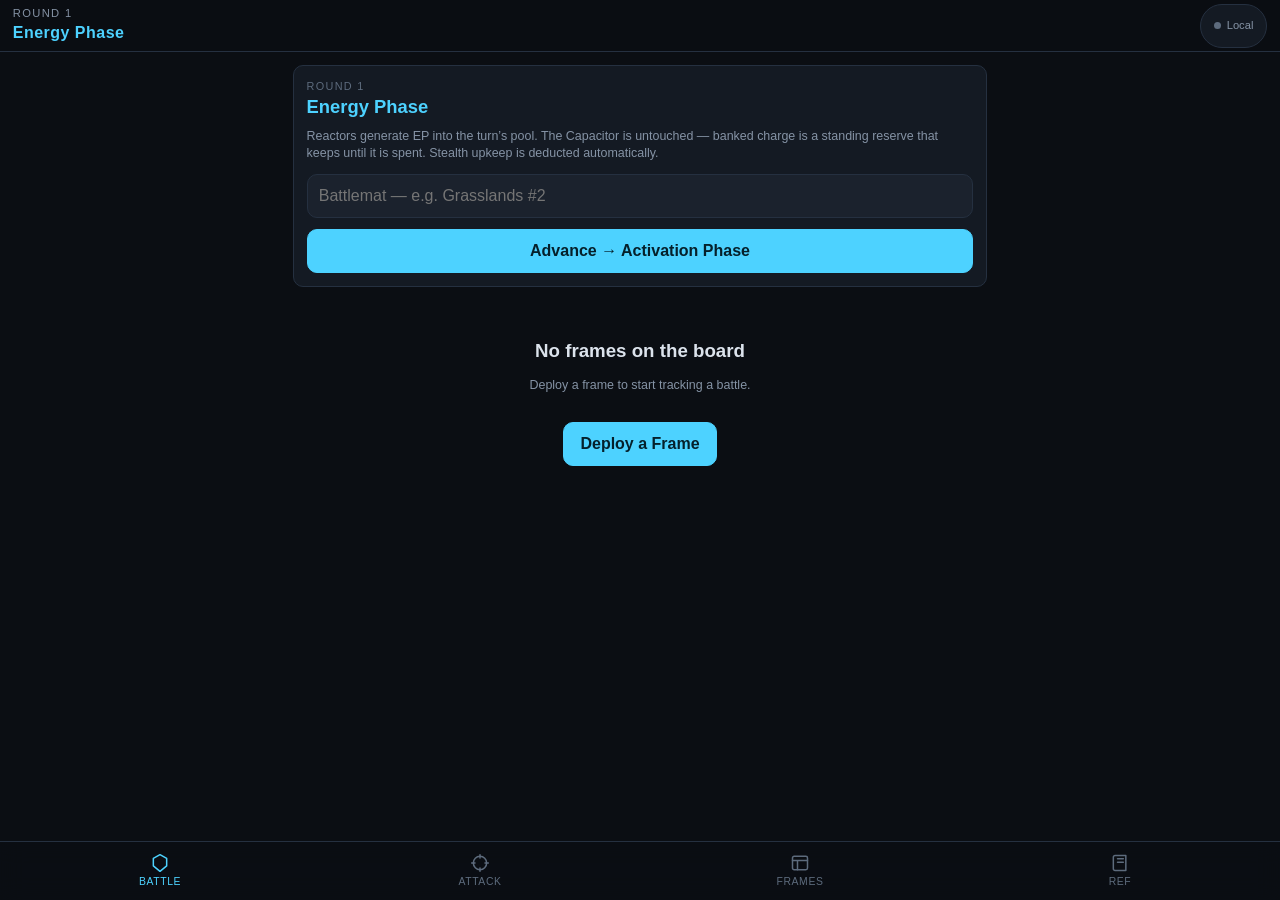
<file: docs/index.html>
<!doctype html>
<html lang="en">
<head>
<meta charset="utf-8">
<meta name="viewport" content="width=device-width, initial-scale=1, viewport-fit=cover, maximum-scale=1">
<meta name="theme-color" content="#0b0e13">
<meta name="description" content="Mobile battle tracker for Iron Protocol — energy, Armor DR, criticals and countermeasures.">
<meta name="mobile-web-app-capable" content="yes">
<meta name="apple-mobile-web-app-capable" content="yes">
<meta name="apple-mobile-web-app-status-bar-style" content="black-translucent">
<meta name="apple-mobile-web-app-title" content="Iron Protocol">
<link rel="manifest" href="manifest.webmanifest">
<link rel="icon" href="icons/icon.svg" type="image/svg+xml">
<link rel="apple-touch-icon" href="icons/icon-180.png">
<link rel="stylesheet" href="css/app.css">
<title>Iron Protocol — Battle Tracker</title>
</head>
<body>

<header class="appbar">
  <div>
    <div class="round" id="round-label">Round 1</div>
    <div class="phase" id="phase-label">Energy Phase</div>
  </div>
  <div class="spacer"></div>
  <button class="sync-pill" id="sync-pill" type="button">
    <span class="dot"></span><span id="sync-text">Local</span>
  </button>
</header>

<main id="view"></main>

<nav class="tabbar" id="tabbar">
  <button type="button" data-tab="battle" aria-selected="true">
    <svg viewBox="0 0 24 24" fill="none" stroke="currentColor" stroke-width="1.8" stroke-linecap="round" stroke-linejoin="round"><path d="M12 2l8 4.5v9L12 22l-8-6.5v-9L12 2z"/></svg>
    Battle
  </button>
  <button type="button" data-tab="attack" aria-selected="false">
    <svg viewBox="0 0 24 24" fill="none" stroke="currentColor" stroke-width="1.8" stroke-linecap="round" stroke-linejoin="round"><circle cx="12" cy="12" r="8"/><path d="M12 2v4M12 18v4M2 12h4M18 12h4"/></svg>
    Attack
  </button>
  <button type="button" data-tab="frames" aria-selected="false">
    <svg viewBox="0 0 24 24" fill="none" stroke="currentColor" stroke-width="1.8" stroke-linecap="round" stroke-linejoin="round"><rect x="3" y="4" width="18" height="16" rx="2"/><path d="M3 9h18M9 9v11"/></svg>
    Frames
  </button>
  <button type="button" data-tab="reference" aria-selected="false">
    <svg viewBox="0 0 24 24" fill="none" stroke="currentColor" stroke-width="1.8" stroke-linecap="round" stroke-linejoin="round"><path d="M4 5a2 2 0 012-2h13v18H6a2 2 0 01-2-2z"/><path d="M9 7h7M9 11h7"/></svg>
    Ref
  </button>
</nav>

<div id="modal-root"></div>

<script type="module" src="js/app.js"></script>
</body>
</html>
</file>
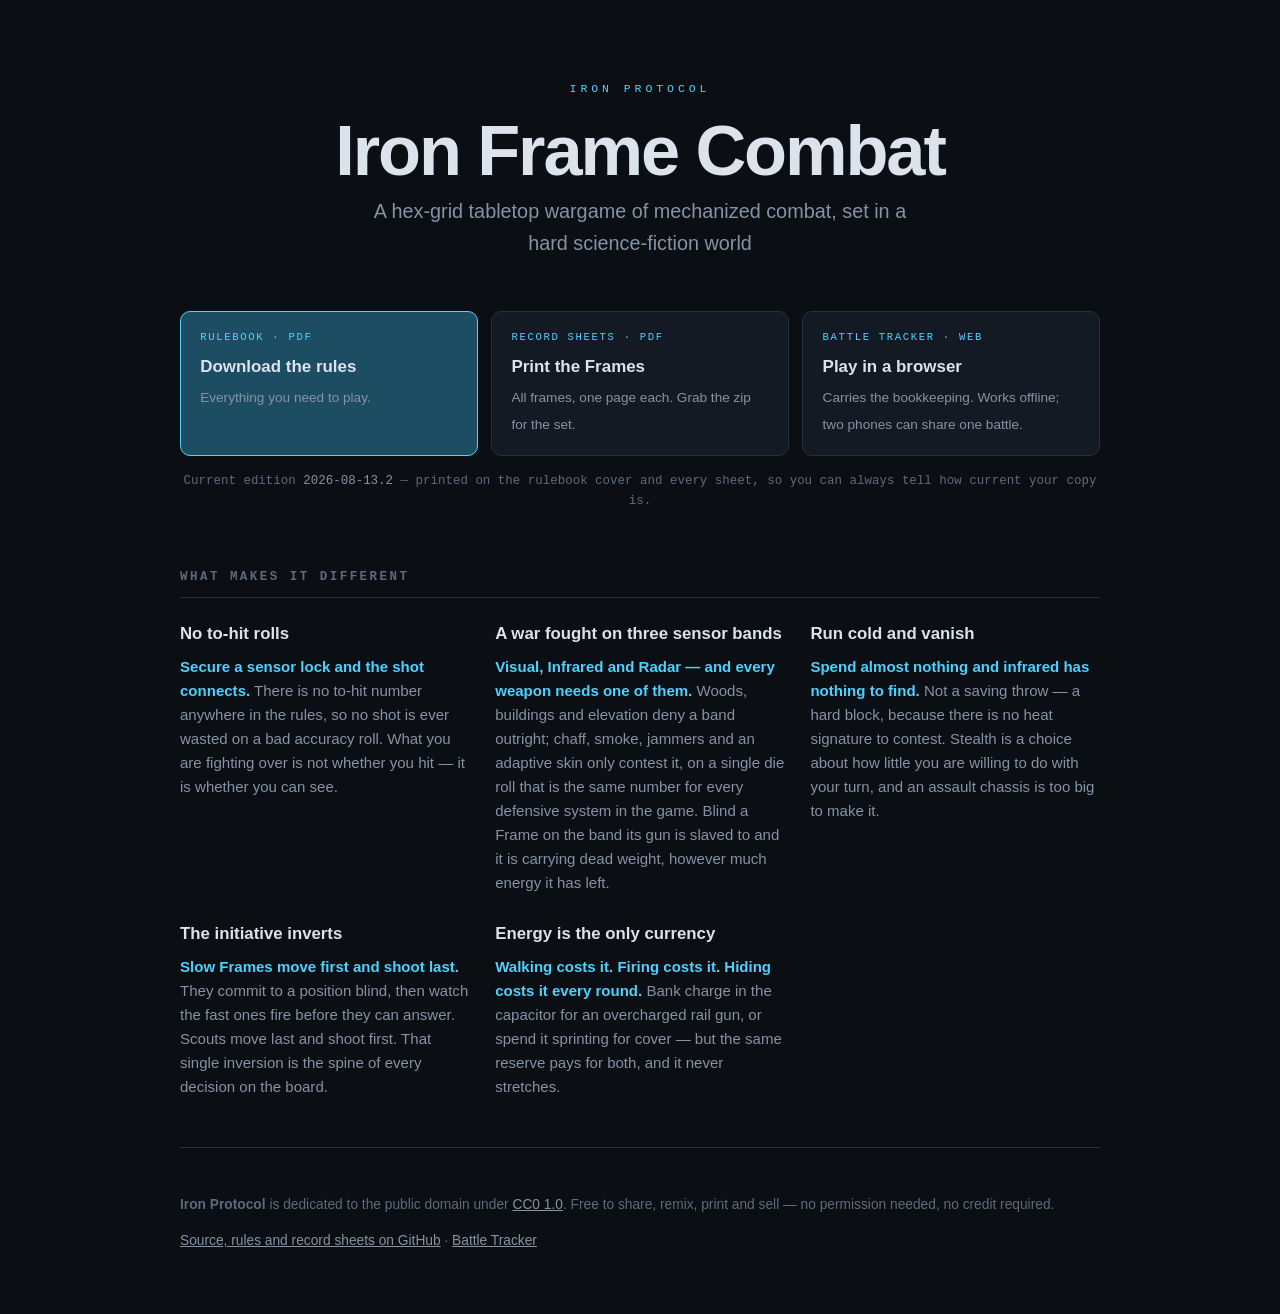
<file: www/index.html>
<!doctype html>
<html lang="en">

<head>
  <meta charset="utf-8">
  <meta name="viewport" content="width=device-width, initial-scale=1">
  <title>Iron Protocol — A Tactical Game of Iron Frame Combat</title>
  <meta name="description"
    content="A hex-grid tabletop wargame of heavy mechanical combat. No to-hit rolls: secure a sensor lock and the shot connects. Free rulebook and record sheets.">
  <link rel="icon" href="images/logo.jpg">

  <meta property="og:title" content="Iron Protocol">
  <meta property="og:description"
    content="A hex-grid tabletop wargame of heavy mechanical combat. Free rulebook, record sheets and a browser battle tracker.">
  <meta property="og:image" content="https://ironproto.app/images/iron_protocol.jpg">
  <meta property="og:url" content="https://ironproto.app">
  <meta property="og:type" content="website">
  <meta name="twitter:card" content="summary_large_image">

  <style>
    /* Same tokens as the Battle Tracker, so the site and the app are one thing. */
    :root {
      --bg: #0b0e13;
      --surface: #141a23;
      --surface-2: #1b222d;
      --border: #253040;
      --text: #dce3ec;
      --muted: #8593a5;
      --dim: #5d6b7d;
      --accent: #4dd2ff;
      --accent-dim: #1d4d63;
      --warn: #ffb347;
      --ok: #57d38c;
      --mono: ui-monospace, SFMono-Regular, Menlo, Consolas, monospace;
      --sans: -apple-system, BlinkMacSystemFont, "Segoe UI", Roboto, sans-serif;
    }

    * {
      box-sizing: border-box;
    }

    body {
      margin: 0;
      background: var(--bg);
      color: var(--text);
      font-family: var(--sans);
      font-size: 17px;
      line-height: 1.6;
      -webkit-font-smoothing: antialiased;
    }

    .wrap {
      max-width: 60rem;
      margin: 0 auto;
      padding: 0 1.25rem;
    }

    /* ---- hero ---- */
    header {
      padding: 5rem 0 1rem;
      text-align: center;
    }

    .eyebrow {
      font-family: var(--mono);
      font-size: .72rem;
      letter-spacing: .34em;
      text-transform: uppercase;
      color: var(--accent);
      margin: 0 0 1.1rem;
    }

    h1 {
      font-size: clamp(2.6rem, 9vw, 4.4rem);
      line-height: 1;
      margin: 0 0 .6rem;
      font-weight: 800;
      letter-spacing: -.03em;
    }

    .tagline {
      font-size: clamp(1.02rem, 2.6vw, 1.24rem);
      color: var(--muted);
      margin: 0 auto;
      max-width: 36rem;
    }

    /* ---- downloads ---- */
    .downloads {
      display: grid;
      gap: .85rem;
      margin: 2.2rem 0 1rem;
      grid-template-columns: repeat(auto-fit, minmax(15rem, 1fr));
    }

    .dl {
      display: block;
      text-decoration: none;
      color: inherit;
      background: var(--surface);
      border: 1px solid var(--border);
      border-radius: 10px;
      padding: 1.1rem 1.2rem;
      transition: border-color .15s, transform .15s;
    }

    .dl:hover,
    .dl:focus-visible {
      border-color: var(--accent);
      transform: translateY(-2px);
    }

    .dl:focus-visible {
      outline: 2px solid var(--accent);
      outline-offset: 2px;
    }

    .dl.primary {
      background: var(--accent-dim);
      border-color: var(--accent);
    }

    .dl .k {
      font-family: var(--mono);
      font-size: .66rem;
      letter-spacing: .16em;
      text-transform: uppercase;
      color: var(--accent);
      display: block;
      margin-bottom: .4rem;
    }

    .dl .t {
      font-size: 1.06rem;
      font-weight: 650;
      display: block;
      margin-bottom: .2rem;
    }

    .dl .s {
      font-size: .85rem;
      color: var(--muted);
    }

    .edition {
      font-family: var(--mono);
      font-size: .78rem;
      color: var(--dim);
      text-align: center;
      margin: 0 0 3.5rem;
    }

    .edition b {
      color: var(--muted);
      font-weight: 500;
    }

    /* ---- features ---- */
    section {
      padding: 0 0 3rem;
    }

    h2 {
      font-size: .78rem;
      font-family: var(--mono);
      letter-spacing: .2em;
      text-transform: uppercase;
      color: var(--dim);
      margin: 0 0 1.4rem;
      padding-bottom: .6rem;
      border-bottom: 1px solid var(--border);
    }

    .features {
      display: grid;
      gap: 1.6rem;
      grid-template-columns: repeat(auto-fit, minmax(17rem, 1fr));
    }

    .feature h3 {
      font-size: 1.05rem;
      margin: 0 0 .45rem;
      font-weight: 650;
    }

    .feature p {
      margin: 0;
      color: var(--muted);
      font-size: .94rem;
    }

    .feature .lede {
      color: var(--accent);
      font-weight: 600;
    }

    footer {
      border-top: 1px solid var(--border);
      padding: 2rem 0 3rem;
      font-size: .86rem;
      color: var(--dim);
    }

    footer a {
      color: var(--muted);
    }

    a {
      color: var(--accent);
    }

    @media (max-width: 34rem) {
      header {
        padding: 3rem 0 .5rem;
      }

      body {
        font-size: 16px;
      }
    }
  </style>
</head>

<body>

  <div class="wrap">

    <header>
      <p class="eyebrow">Iron Protocol</p>
      <h1>Iron Frame Combat</h1>
      <p class="tagline">A hex-grid tabletop wargame of mechanized combat, set in a hard science-fiction world</p>
    </header>

    <div class="downloads">
      <a class="dl primary" href="https://github.com/magnentius/iron-protocol/releases/latest">
        <span class="k">Rulebook · PDF</span>
        <span class="t">Download the rules</span>
        <span class="s">Everything you need to play.</span>
      </a>
      <a class="dl" href="https://github.com/magnentius/iron-protocol/releases/latest">
        <span class="k">Record sheets · PDF</span>
        <span class="t">Print the Frames</span>
        <span class="s">All frames, one page each. Grab the zip for the set.</span>
      </a>
      <a class="dl" href="https://play.ironproto.app">
        <span class="k">Battle Tracker · Web</span>
        <span class="t">Play in a browser</span>
        <span class="s">Carries the bookkeeping. Works offline; two phones can share one battle.</span>
      </a>
    </div>

    <p class="edition">
      <!-- Stamped from the latest git tag by the Deploy tracker workflow. The value
         committed here is a placeholder and is not maintained by hand. -->
      Current edition <b id="edition">2026-08-13.2</b> — printed on the rulebook cover and every sheet, so you can
      always tell how current your copy is.
    </p>

    <section>
      <h2>What makes it different</h2>
      <div class="features">
        <div class="feature">
          <h3>No to-hit rolls</h3>
          <p><span class="lede">Secure a sensor lock and the shot connects.</span> There is no to-hit number anywhere in
            the rules, so no shot is ever wasted on a bad accuracy roll. What you are fighting over is not whether you
            hit — it is whether you can see.</p>
        </div>
        <div class="feature">
          <h3>A war fought on three sensor bands</h3>
          <p><span class="lede">Visual, Infrared and Radar — and every weapon needs one of them.</span> Woods, buildings
            and elevation deny a band outright; chaff, smoke, jammers and an adaptive skin only contest it, on a single
            die roll that is the same number for every defensive system in the game. Blind a Frame on the band its gun
            is slaved to and it is carrying dead weight, however much energy it has left.</p>
        </div>
        <div class="feature">
          <h3>Run cold and vanish</h3>
          <p><span class="lede">Spend almost nothing and infrared has nothing to find.</span> Not a saving throw — a
            hard block, because there is no heat signature to contest. Stealth is a choice about how little you are
            willing to do with your turn, and an assault chassis is too big to make it.</p>
        </div>
        <div class="feature">
          <h3>The initiative inverts</h3>
          <p><span class="lede">Slow Frames move first and shoot last.</span> They commit to a position blind, then
            watch the fast ones fire before they can answer. Scouts move last and shoot first. That single inversion is
            the spine of every decision on the board.</p>
        </div>
        <div class="feature">
          <h3>Energy is the only currency</h3>
          <p><span class="lede">Walking costs it. Firing costs it. Hiding costs it every round.</span> Bank charge in
            the capacitor for an overcharged rail gun, or spend it sprinting for cover — but the same reserve pays for
            both, and it never stretches.</p>
        </div>
      </div>
    </section>

    <footer>
      <p>
        <strong>Iron Protocol</strong> is dedicated to the public domain under
        <a href="https://creativecommons.org/publicdomain/zero/1.0/">CC0 1.0</a>.
        Free to share, remix, print and sell — no permission needed, no credit required.
      </p>
      <p>
        <a href="https://github.com/magnentius/iron-protocol">Source, rules and record sheets on GitHub</a> ·
        <a href="https://play.ironproto.app">Battle Tracker</a>
      </p>
    </footer>

  </div>
</body>

</html>
</file>
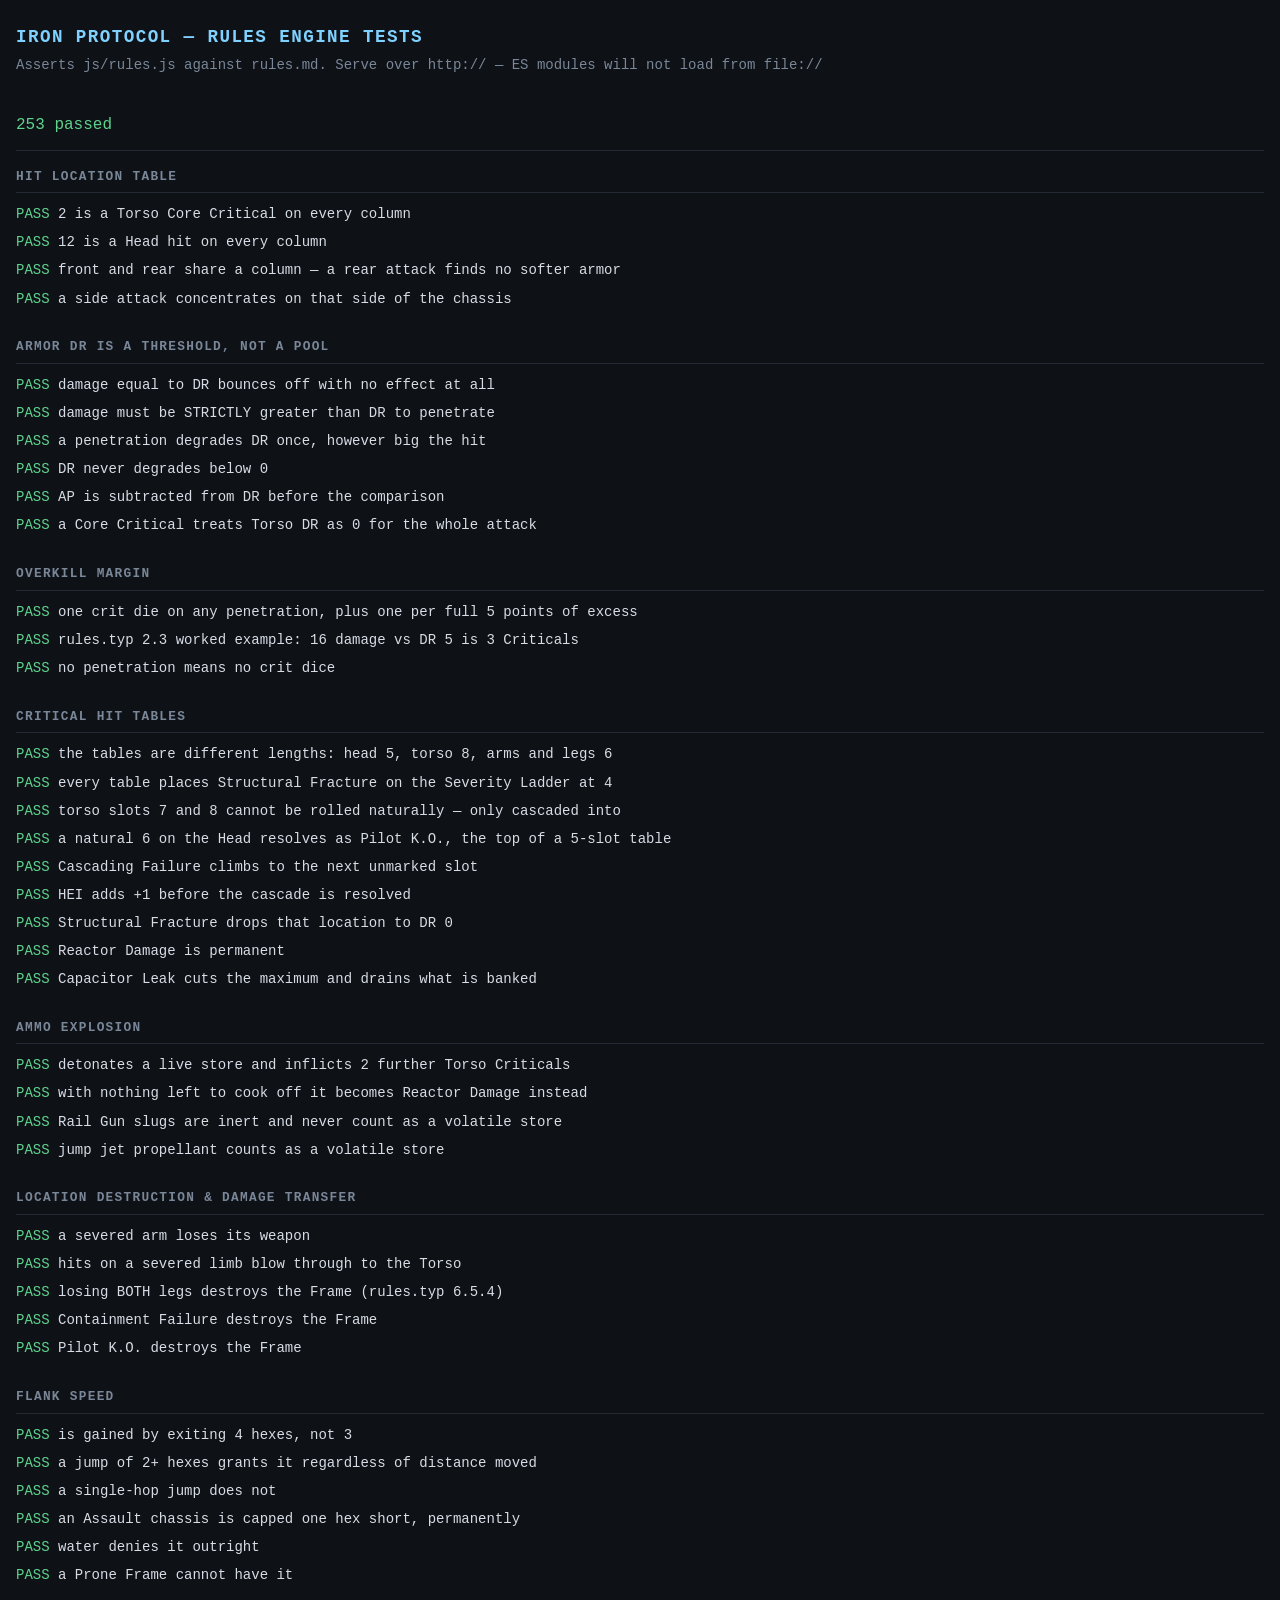
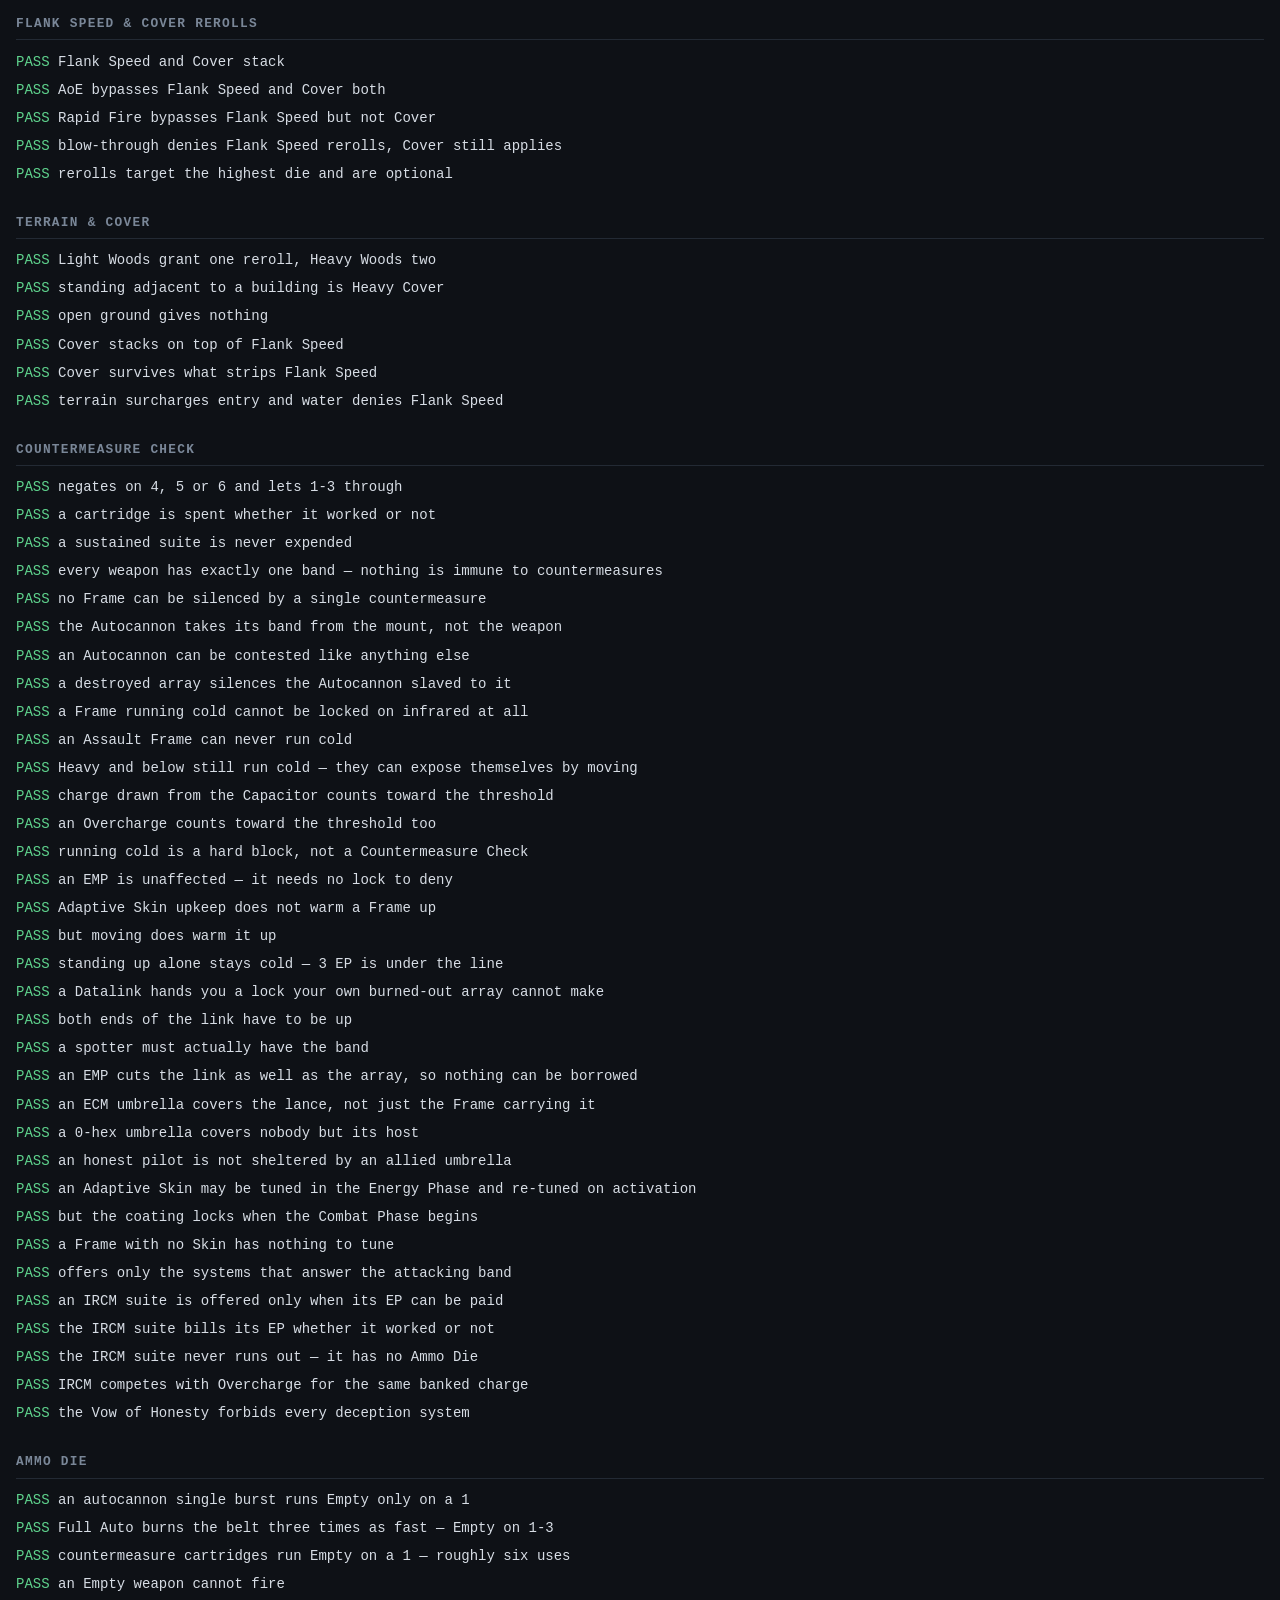
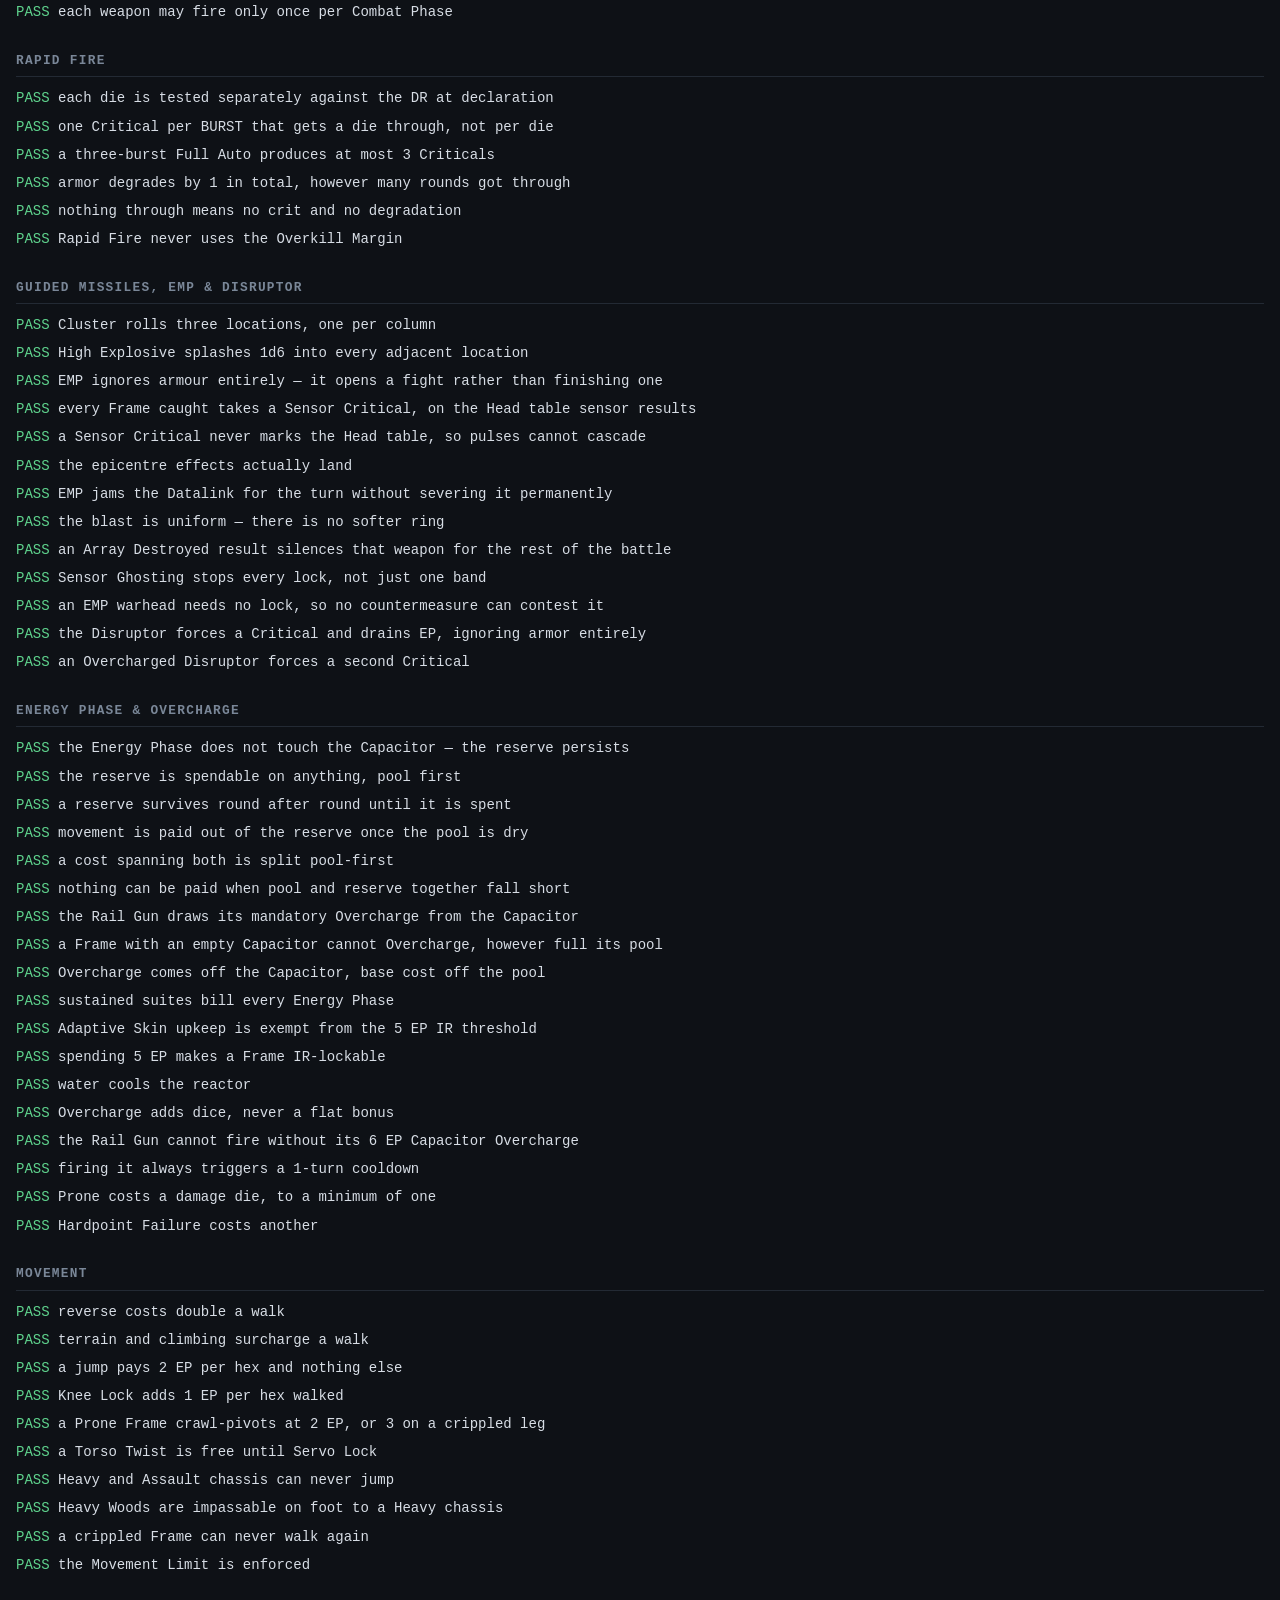
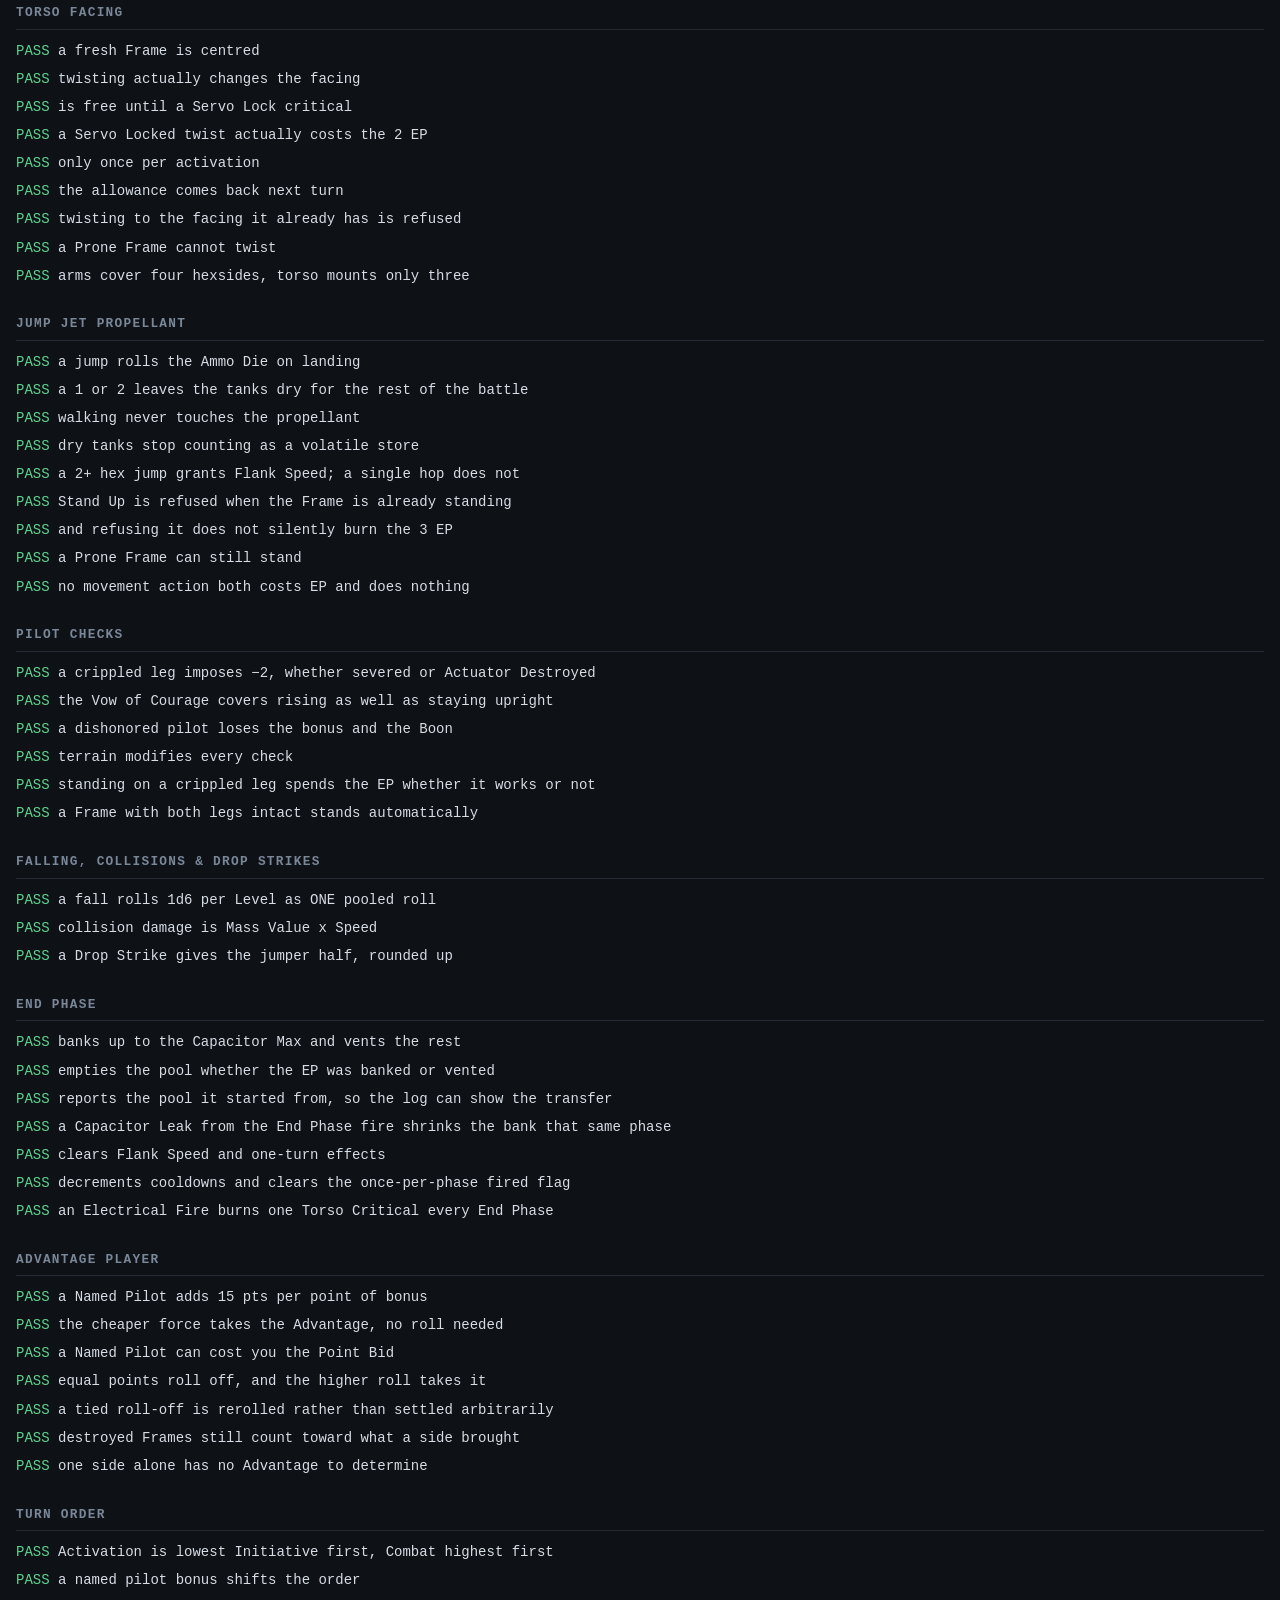
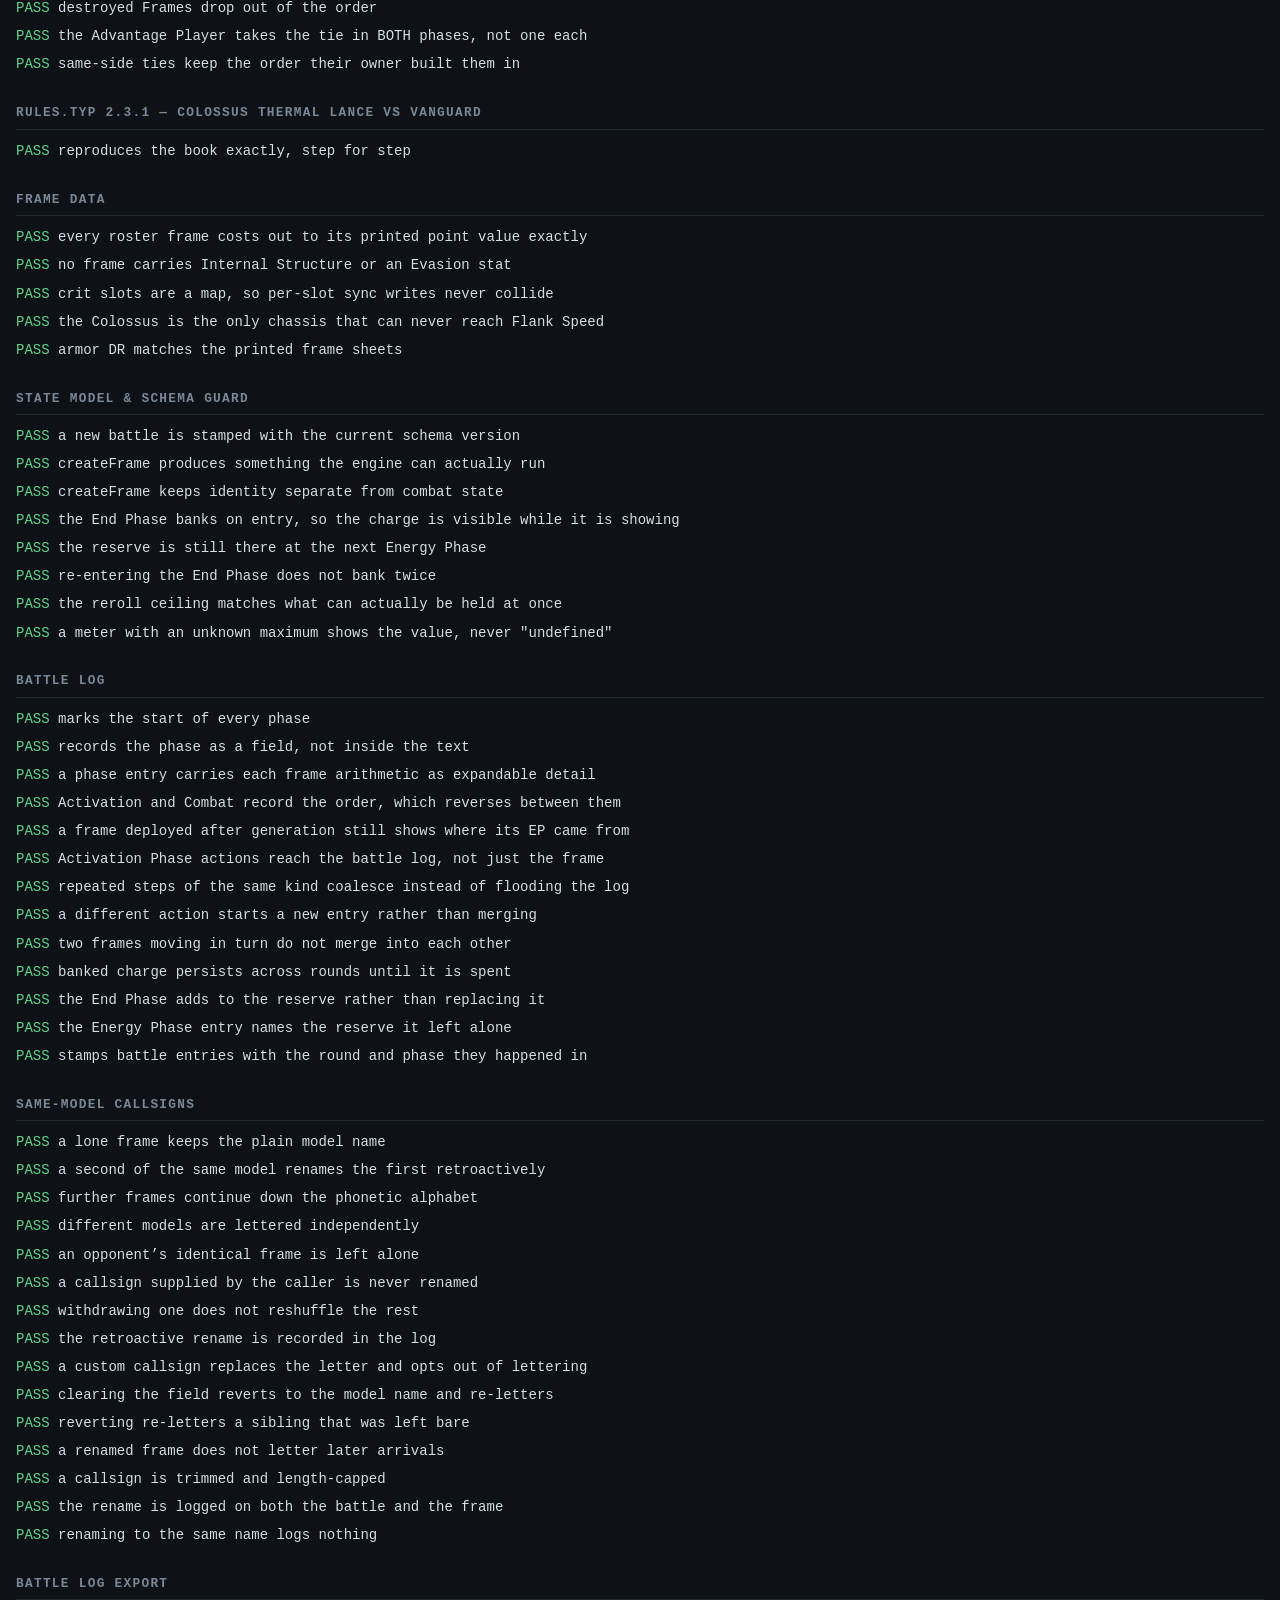
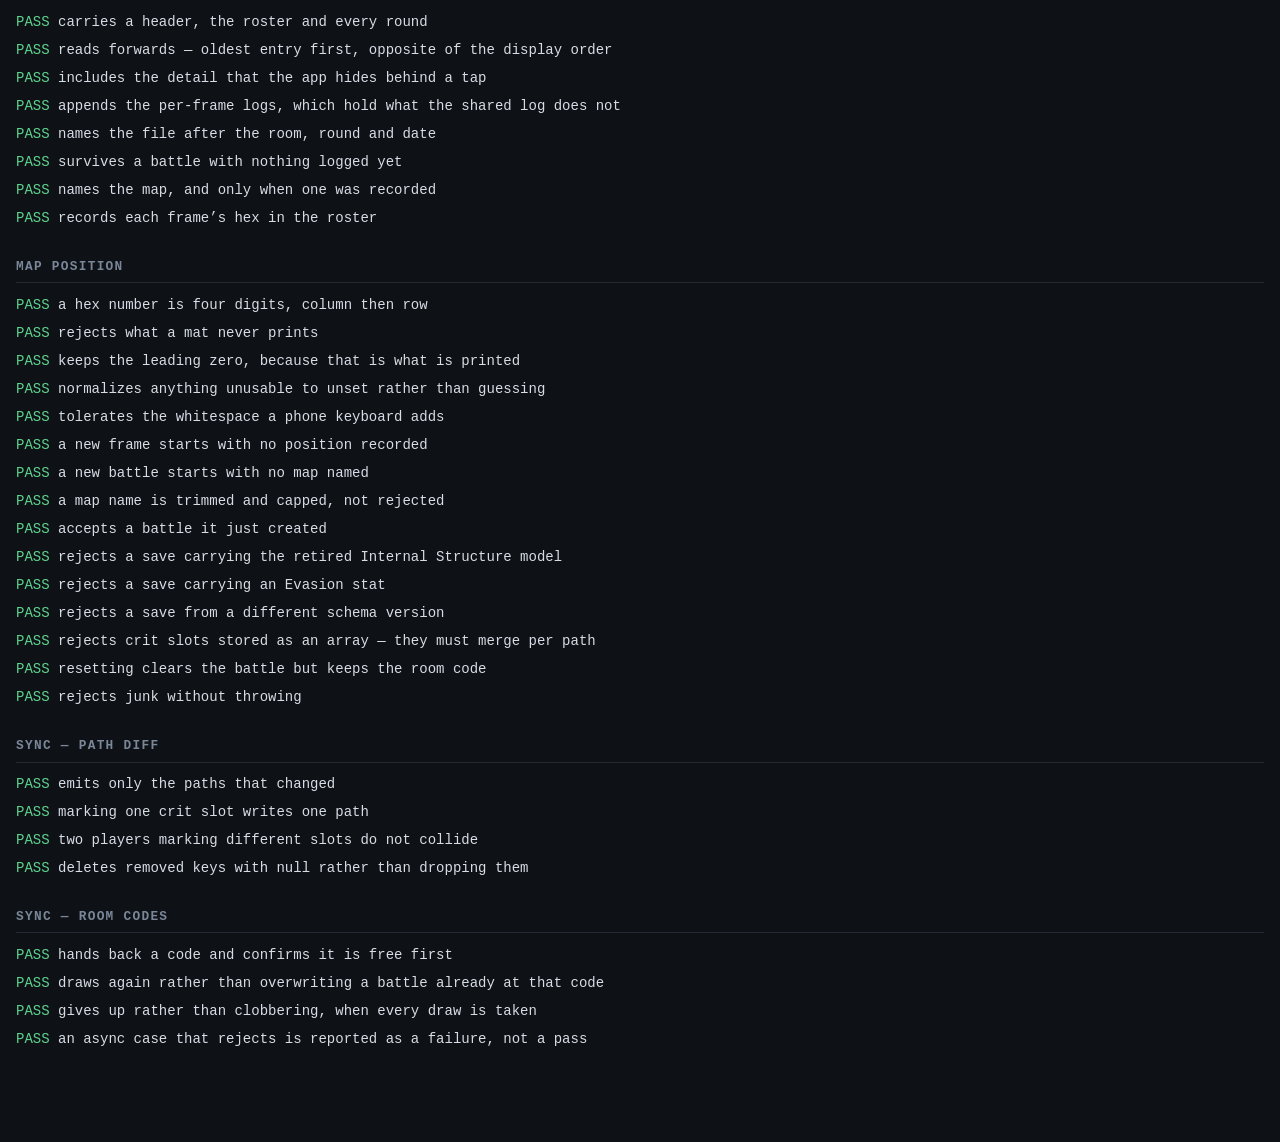
<file: docs/tests.html>
<!doctype html>
<html lang="en">
<head>
<meta charset="utf-8">
<meta name="viewport" content="width=device-width, initial-scale=1">
<title>Iron Protocol — Rules Engine Tests</title>
<style>
  :root { color-scheme: dark; }
  body {
    background: #0e1116; color: #d7dde5; margin: 0; padding: 1.5rem 1rem 4rem;
    font: 14px/1.55 ui-monospace, SFMono-Regular, Menlo, Consolas, monospace;
  }
  h1 { font-size: 1.1rem; letter-spacing: .08em; text-transform: uppercase; color: #7fd1ff; margin: 0 0 .25rem; }
  .sub { color: #7a8798; margin-bottom: 1.5rem; }
  #summary { position: sticky; top: 0; background: #0e1116; padding: .75rem 0; border-bottom: 1px solid #232a34; margin-bottom: 1rem; font-size: 1rem; }
  .ok { color: #5fd38d; }
  .fail { color: #ff6b6b; }
  section { margin-bottom: 1.5rem; }
  h2 { font-size: .8rem; text-transform: uppercase; letter-spacing: .1em; color: #7a8798; border-bottom: 1px solid #232a34; padding-bottom: .35rem; margin: 0 0 .5rem; }
  .case { padding: .2rem 0 .2rem 1.4rem; text-indent: -1.4rem; }
  .case.fail { background: #2a1418; }
  .detail { color: #ff9d9d; padding-left: 1.4rem; white-space: pre-wrap; }
</style>
</head>
<body>
<h1>Iron Protocol — Rules Engine Tests</h1>
<div class="sub">Asserts <code>js/rules.js</code> against rules.md. Serve over http:// — ES modules will not load from file://</div>
<div id="summary">Running…</div>
<div id="out"></div>

<script type="module">
import { run } from './tests.js';
import { createHarness } from './test-harness.js';

const out = document.getElementById('out');
let section = null;

function row(name, state) {
  const el = document.createElement('div');
  el.className = state === 'fail' ? 'case fail' : 'case';
  el.innerHTML = state === 'fail'
    ? `<span class="fail">FAIL</span> ${name}`
    : `<span class="ok">PASS</span> ${name}`;
  section.appendChild(el);
}

const { api, drain } = createHarness({
  onSuite(name) {
    section = document.createElement('section');
    section.innerHTML = `<h2>${name}</h2>`;
    out.appendChild(section);
  },
  onPass(name) {
    row(name, 'pass');
  },
  onFail(name, err) {
    row(name, 'fail');
    const detail = document.createElement('div');
    detail.className = 'detail';
    detail.textContent = err.message;
    section.appendChild(detail);
  },
});

run(api);
const { passed, failures } = await drain();
const failed = failures.length;

const summary = document.getElementById('summary');
summary.innerHTML = failed === 0
  ? `<span class="ok">${passed} passed</span>`
  : `<span class="ok">${passed} passed</span> &nbsp; <span class="fail">${failed} failed</span>`;
document.title = `${failed ? `${failed} FAILED` : 'All passed'} — Iron Protocol Tests`;
</script>
</body>
</html>
</file>
<file: docs/css/app.css>
/* Iron Protocol — mobile battle tracker.
   Dark by default: this gets used on a table under low light, phone in one hand. */

:root {
  color-scheme: dark;

  --bg: #0b0e13;
  --surface: #141a23;
  --surface-2: #1b222d;
  --border: #253040;
  --text: #dce3ec;
  --muted: #8593a5;
  --dim: #5d6b7d;

  --accent: #4dd2ff;
  --accent-dim: #1d4d63;
  --danger: #ff5f56;
  --warn: #ffb347;
  --ok: #57d38c;
  --armor: #6ea8d8;

  --team-a: #4dd2ff;
  --team-b: #ffa64d;

  --radius: 10px;
  --tap: 44px;
  --header-h: 52px;
  --nav-h: 58px;
}

* { box-sizing: border-box; -webkit-tap-highlight-color: transparent; }

html, body {
  margin: 0;
  background: var(--bg);
  color: var(--text);
  font-family: -apple-system, BlinkMacSystemFont, "Segoe UI", Roboto, sans-serif;
  font-size: 16px;
  line-height: 1.4;
  overscroll-behavior-y: none;
}

body {
  padding-top: var(--header-h);
  padding-bottom: calc(var(--nav-h) + env(safe-area-inset-bottom));
  min-height: 100vh;
}

button, input, select { font: inherit; color: inherit; }
button { cursor: pointer; border: none; background: none; }
h1, h2, h3, h4 { margin: 0; font-weight: 600; }

.mono { font-family: ui-monospace, SFMono-Regular, Menlo, Consolas, monospace; }

/* --- App chrome ---------------------------------------------------------- */

.appbar {
  position: fixed; top: 0; left: 0; right: 0; height: var(--header-h);
  display: flex; align-items: center; gap: .6rem; padding: 0 .8rem;
  background: rgba(11, 14, 19, .92);
  backdrop-filter: blur(12px);
  border-bottom: 1px solid var(--border);
  z-index: 50;
}
.appbar .round {
  font-size: .7rem; letter-spacing: .12em; text-transform: uppercase; color: var(--muted);
}
.appbar .phase {
  font-size: 1rem; font-weight: 600; color: var(--accent);
  letter-spacing: .03em;
}
.appbar .spacer { flex: 1; }

.sync-pill {
  display: inline-flex; align-items: center; gap: .35rem;
  min-height: var(--tap); padding: 0 .8rem; border-radius: 999px;
  border: 1px solid var(--border); background: var(--surface);
  font-size: .7rem; color: var(--muted); white-space: nowrap;
}
.sync-pill .dot { width: 7px; height: 7px; border-radius: 50%; background: var(--dim); }
.sync-pill.live .dot { background: var(--ok); box-shadow: 0 0 6px var(--ok); }
.sync-pill.live { color: var(--text); }
.sync-pill.offline .dot { background: var(--warn); }

.tabbar {
  position: fixed; bottom: 0; left: 0; right: 0; z-index: 50;
  display: grid; grid-template-columns: repeat(4, 1fr);
  background: rgba(11, 14, 19, .95);
  backdrop-filter: blur(12px);
  border-top: 1px solid var(--border);
  padding-bottom: env(safe-area-inset-bottom);
}
.tabbar button {
  height: var(--nav-h);
  display: flex; flex-direction: column; align-items: center; justify-content: center; gap: .15rem;
  color: var(--dim); font-size: .65rem; letter-spacing: .06em; text-transform: uppercase;
}
.tabbar button svg { width: 20px; height: 20px; }
.tabbar button[aria-selected="true"] { color: var(--accent); }

main { padding: .8rem .8rem 1.5rem; max-width: 720px; margin: 0 auto; }

/* --- Generic surfaces ----------------------------------------------------- */

.card {
  background: var(--surface);
  border: 1px solid var(--border);
  border-radius: var(--radius);
  padding: .8rem;
  margin-bottom: .7rem;
}
.card.tight { padding: .6rem; }

.section-title {
  font-size: .68rem; letter-spacing: .14em; text-transform: uppercase;
  color: var(--muted); margin: 1.2rem 0 .5rem;
}
.section-title:first-child { margin-top: 0; }

.row { display: flex; align-items: center; gap: .5rem; }
.row.between { justify-content: space-between; }
.row.wrap { flex-wrap: wrap; }
.grow { flex: 1; min-width: 0; }
.muted { color: var(--muted); }
.dim { color: var(--dim); }
.small { font-size: .78rem; }
.tiny { font-size: .68rem; }
.center { text-align: center; }
.nowrap { white-space: nowrap; }

/* Touch behaviour for anything tappable.
   Without user-select, tapping directly on a button's *text* can start a text
   selection instead of firing the click — the padding has no text node, so it
   always works. That produces the maddening "the middle of the button is dead"
   bug on a phone while a desktop mouse behaves perfectly.
   touch-action: manipulation also drops the 300ms double-tap-zoom delay. */
button, select, .pips button, .stepper button, nav button, .sync-pill, [data-action] {
  -webkit-user-select: none;
  user-select: none;
  -webkit-touch-callout: none;
  touch-action: manipulation;
}
/* Text a player might legitimately want to select stays selectable. */
.log, .log-entry, .math, .ref-body, .ref-table {
  -webkit-user-select: text;
  user-select: text;
}

.btn {
  min-height: var(--tap); padding: 0 1rem; border-radius: var(--radius);
  background: var(--surface-2); border: 1px solid var(--border);
  color: var(--text); font-weight: 500;
  display: inline-flex; align-items: center; justify-content: center; gap: .4rem;
}
.btn:active { transform: scale(.98); }
.btn.primary { background: var(--accent); border-color: var(--accent); color: #05202b; font-weight: 600; }
.btn.danger { border-color: #4a2320; color: var(--danger); }
.btn.ghost { background: transparent; }
.btn.block { width: 100%; }
.btn.sm { min-height: var(--tap); padding: 0 .75rem; font-size: .8rem; }
.btn:disabled { opacity: .38; }
.btn:disabled:active { transform: none; }

.chip {
  display: inline-flex; align-items: center; gap: .3rem;
  padding: .2rem .5rem; border-radius: 999px;
  background: var(--surface-2); border: 1px solid var(--border);
  font-size: .68rem; letter-spacing: .04em; white-space: nowrap;
}
.chip.warn { color: var(--warn); border-color: #4a3a1c; }
.chip.danger { color: var(--danger); border-color: #4a2320; }
.chip.ok { color: var(--ok); border-color: #1e4634; }
.chip.accent { color: var(--accent); border-color: var(--accent-dim); }

select, input[type="text"], input[type="number"] {
  min-height: var(--tap); width: 100%;
  background: var(--surface-2); border: 1px solid var(--border);
  border-radius: var(--radius); padding: 0 .7rem;
}

.empty {
  text-align: center; color: var(--muted); padding: 2.5rem 1rem;
}
.empty h3 { color: var(--text); margin-bottom: .4rem; }

/* --- Steppers -------------------------------------------------------------- */

.stepper { display: flex; align-items: center; gap: .1rem; }
.stepper button {
  width: var(--tap); height: var(--tap);
  background: var(--surface-2); border: 1px solid var(--border);
  font-size: 1.2rem; line-height: 1; color: var(--text);
}
.stepper button:first-child { border-radius: var(--radius) 0 0 var(--radius); }
.stepper button:last-child { border-radius: 0 var(--radius) var(--radius) 0; }
.stepper button:disabled { opacity: .3; }
.stepper .value {
  min-width: 3.2rem; height: var(--tap); display: flex; align-items: center; justify-content: center;
  background: var(--surface-2); border-top: 1px solid var(--border); border-bottom: 1px solid var(--border);
  font-variant-numeric: tabular-nums; font-weight: 600;
}

/* --- Resource meters ------------------------------------------------------- */

.meter { display: flex; flex-direction: column; gap: .25rem; }
.meter .label {
  display: flex; justify-content: space-between; align-items: baseline;
  font-size: .68rem; letter-spacing: .1em; text-transform: uppercase; color: var(--muted);
}
.meter .label b { font-size: .95rem; color: var(--text); font-variant-numeric: tabular-nums; letter-spacing: 0; }
.bar { height: 6px; border-radius: 3px; background: #0a0d12; overflow: hidden; }
.bar > i {
  display: block; height: 100%; border-radius: 3px;
  transition: width .18s ease, background .18s ease;
}
/* Fuel gauge: green down to half, amber down to a fifth, red below. */
.bar > i.ok { background: var(--ok); }
.bar > i.warn { background: var(--warn); }
.bar > i.low { background: var(--danger); }
.bar > i.reroll { background: var(--accent); }
.bar > i.armor { background: var(--armor); }

/* --- Frame cards ----------------------------------------------------------- */

.frame-card { position: relative; overflow: hidden; }
.frame-card::before {
  content: ''; position: absolute; left: 0; top: 0; bottom: 0; width: 3px;
  background: var(--team-a);
}
.frame-card.team-b::before { background: var(--team-b); }
.frame-card.destroyed { opacity: .5; }
.frame-card.destroyed .name { text-decoration: line-through; }
.frame-card.mine { border-color: #2f4256; }

.frame-head { display: flex; align-items: flex-start; gap: .6rem; }
.frame-head .name { font-weight: 600; font-size: 1rem; }
.frame-head .desig { font-size: .68rem; color: var(--dim); letter-spacing: .06em; }
.init-badge {
  min-width: 40px; height: 40px; border-radius: var(--radius);
  background: var(--surface-2); border: 1px solid var(--border);
  display: flex; flex-direction: column; align-items: center; justify-content: center;
  flex-shrink: 0;
}
.init-badge b { font-size: 1.05rem; line-height: 1; font-variant-numeric: tabular-nums; }
.init-badge span { font-size: .52rem; letter-spacing: .1em; color: var(--dim); text-transform: uppercase; }

.order-num {
  width: 22px; height: 22px; border-radius: 50%; flex-shrink: 0;
  background: var(--accent-dim); color: var(--accent);
  display: flex; align-items: center; justify-content: center;
  font-size: .7rem; font-weight: 700;
}

/* Six-location damage strip shown on the battle list */
.loc-strip { display: grid; grid-template-columns: repeat(6, 1fr); gap: 3px; margin-top: .55rem; }
.loc-strip .loc { display: flex; flex-direction: column; gap: 2px; align-items: center; }
.loc-strip .loc span { font-size: .52rem; color: var(--dim); letter-spacing: .04em; }
.loc-strip .loc .bar { width: 100%; height: 4px; }
.loc-strip .loc.gone span { color: var(--danger); text-decoration: line-through; }

/* --- Location table on the frame sheet ------------------------------------- */

.loc-row {
  display: grid; grid-template-columns: 1fr auto; gap: .5rem .6rem;
  padding: .6rem 0; border-bottom: 1px solid var(--border);
}
.loc-row:last-child { border-bottom: none; }
.loc-row.gone { opacity: .5; }
.loc-row .loc-name { font-weight: 600; font-size: .85rem; }
.loc-row .track { display: flex; flex-direction: column; gap: .3rem; }
.loc-row .track-line { display: flex; align-items: center; gap: .5rem; }
.loc-row .track-line .tag {
  font-size: .6rem; letter-spacing: .1em; text-transform: uppercase;
  color: var(--muted); width: 2.6rem; flex-shrink: 0;
}
.loc-row .track-line .bar { flex: 1; }
.loc-row .track-line .num {
  font-variant-numeric: tabular-nums; font-size: .78rem; width: 3.2rem; text-align: right;
  flex-shrink: 0;
}
.loc-row .track-line .num b { font-size: .95rem; }

/* --- Pips (ammo, chaff, smoke) -------------------------------------------- */

.pips { display: flex; flex-wrap: wrap; gap: 4px; }
/* Full-height touch targets. They stretch to fill the row, so a Jackal's short
   DR track gets generous boxes and a Colossus torso still fits nine across. */
.pips button {
  flex: 1 1 30px; min-width: 30px; max-width: 56px;
  height: var(--tap); border-radius: 6px;
  border: 1px solid var(--border); background: var(--surface-2);
  font-size: .78rem; color: var(--dim);
}
.pips button.live { background: var(--accent-dim); border-color: var(--accent); color: var(--accent); }
.pips button.spent { background: #10151c; color: #3a4553; }

/* --- Attack resolver -------------------------------------------------------- */

.step { border-left: 2px solid var(--border); padding: 0 0 .1rem .8rem; margin-left: .35rem; }
.step.active { border-color: var(--accent); }
.step.done { border-color: var(--ok); }
.step-title {
  font-size: .66rem; letter-spacing: .12em; text-transform: uppercase;
  color: var(--muted); margin-bottom: .45rem;
}
.step.active .step-title { color: var(--accent); }

.die {
  width: 38px; height: 38px; border-radius: 8px;
  border: 1px solid var(--border); background: var(--surface-2);
  display: inline-flex; align-items: center; justify-content: center;
  font-weight: 700; font-variant-numeric: tabular-nums;
}
.die.miss { opacity: .35; text-decoration: line-through; }
.die.crit { border-color: var(--warn); color: var(--warn); }

.math {
  font-family: ui-monospace, SFMono-Regular, Menlo, Consolas, monospace;
  font-size: .78rem; color: var(--muted);
  background: #0a0d12; border-radius: 8px; padding: .55rem .7rem;
  display: flex; flex-direction: column; gap: .25rem;
}
.math .final { color: var(--text); font-weight: 600; }

.result-banner {
  border-radius: var(--radius); padding: .7rem .8rem; margin-bottom: .7rem;
  border: 1px solid var(--border); background: var(--surface-2);
}
.result-banner.hit { border-color: #4a3a1c; }
.result-banner.blocked { border-color: #1e4634; }
.result-banner.kill { border-color: #4a2320; background: #1e1315; }
.result-banner h3 { font-size: .95rem; margin-bottom: .2rem; }

/* --- Log --------------------------------------------------------------------- */

.log { display: flex; flex-direction: column; gap: .35rem; }
.log-entry {
  font-size: .78rem; color: var(--muted);
  padding: .4rem .55rem; background: var(--surface-2); border-radius: 7px;
  border-left: 2px solid var(--border);
}
.log-entry b { color: var(--text); font-weight: 500; }

/* Entries with detail expand in place. The marker is drawn on the right so the
   text starts at the same x as a plain entry and the list stays a clean column. */
details.log-entry.has-detail > summary {
  list-style: none; cursor: pointer;
  display: flex; align-items: baseline; gap: .35rem;
  min-height: 1.5rem;
}
details.log-entry.has-detail > summary::-webkit-details-marker { display: none; }
details.log-entry.has-detail > summary::after {
  content: '▸'; margin-left: auto; padding-left: .5rem;
  color: var(--muted); font-size: .7rem; transition: transform .12s ease;
}
details.log-entry.has-detail[open] > summary::after { transform: rotate(90deg); }
details.log-entry.has-detail[open] { border-left-color: var(--accent); }

.log-detail {
  margin-top: .4rem; padding-top: .4rem; border-top: 1px solid var(--border);
  display: flex; flex-direction: column; gap: .2rem;
  font-size: .74rem; line-height: 1.45; color: var(--text);
  font-variant-numeric: tabular-nums;
}
.log-detail > div { padding-left: .6rem; border-left: 1px solid var(--border); }

/* Phase and round markers read as separators rather than events. */
.log-entry.is-phase, .log-entry.is-round {
  background: transparent; border-left-color: var(--accent);
  color: var(--text); font-weight: 500;
}
.log-entry.is-round { text-transform: uppercase; letter-spacing: .08em; font-size: .7rem; }

/* --- Reference ---------------------------------------------------------------- */

details.ref { border: 1px solid var(--border); border-radius: var(--radius); margin-bottom: .5rem; background: var(--surface); }
details.ref > summary {
  min-height: var(--tap); display: flex; align-items: center; padding: 0 .8rem;
  font-weight: 600; font-size: .9rem; list-style: none; cursor: pointer;
}
details.ref > summary::-webkit-details-marker { display: none; }
details.ref > summary::after { content: '+'; margin-left: auto; color: var(--muted); font-size: 1.2rem; }
details.ref[open] > summary::after { content: '−'; }
details.ref .ref-body { padding: 0 .8rem .8rem; }

table.ref-table { width: 100%; border-collapse: collapse; font-size: .8rem; }
table.ref-table th, table.ref-table td {
  text-align: left; padding: .4rem .45rem; border-bottom: 1px solid var(--border); vertical-align: top;
}
table.ref-table th { color: var(--muted); font-size: .66rem; text-transform: uppercase; letter-spacing: .08em; font-weight: 600; }
table.ref-table td.n { font-variant-numeric: tabular-nums; font-weight: 600; width: 2.4rem; }
.scroll-x { overflow-x: auto; -webkit-overflow-scrolling: touch; }

/* --- Sheet: frame picker ------------------------------------------------------- */

.picker { display: grid; gap: .5rem; }
.picker button {
  display: flex; align-items: center; gap: .7rem; text-align: left;
  padding: .7rem; border: 1px solid var(--border); border-radius: var(--radius);
  background: var(--surface);
}
.picker button .stat { font-size: .68rem; color: var(--muted); }
.picker button .pts { margin-left: auto; font-size: .75rem; color: var(--accent); font-variant-numeric: tabular-nums; }

/* --- Modal sheet ---------------------------------------------------------------- */

.modal-backdrop {
  position: fixed; inset: 0; background: rgba(0, 0, 0, .6); z-index: 100;
  display: flex; align-items: flex-end; justify-content: center;
}
.modal {
  width: 100%; max-width: 720px; max-height: 88vh; overflow-y: auto;
  background: var(--surface); border-radius: 16px 16px 0 0;
  border-top: 1px solid var(--border);
  padding: .9rem .8rem calc(1.2rem + env(safe-area-inset-bottom));
  animation: slide-up .18s ease;
}
@keyframes slide-up { from { transform: translateY(18px); opacity: .6; } }
.modal .grabber { width: 34px; height: 4px; border-radius: 2px; background: var(--border); margin: 0 auto .8rem; }

@media (prefers-reduced-motion: reduce) {
  * { animation: none !important; transition: none !important; }
}

/* Callsign as an editable affordance. Looks like the heading it replaces until
   touched, so the sheet does not read as a form. */
.name-edit {
  display: flex; align-items: center; gap: .4rem;
  background: none; border: 0;
  color: inherit; font: inherit; text-align: left; cursor: pointer;
  /* Padding buys the 44px tap target; the matching negative margin keeps the
     header laid out exactly as it was when the name was a plain heading. */
  padding: .7rem 0; margin: -.7rem 0;
}
.name-edit .pencil { color: var(--dim); font-size: .8rem; }
.name-edit:active .pencil, .name-edit:hover .pencil { color: var(--accent); }
</file>
